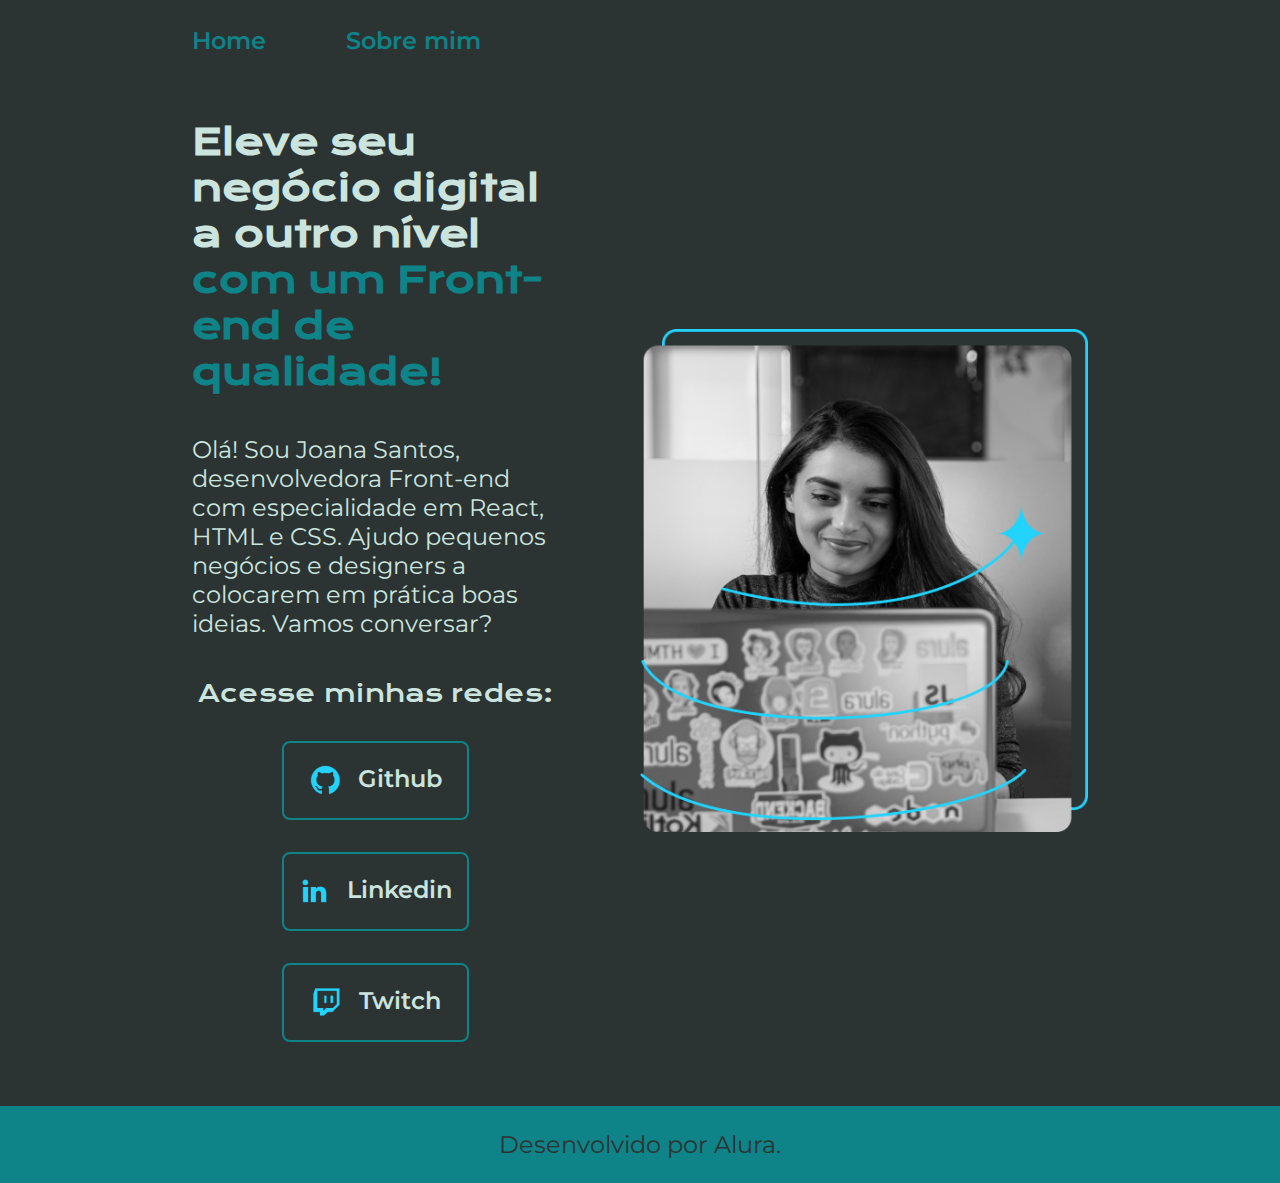
<file: index.html>
<!DOCTYPE html>
<html lang="pt-br">
<head>
    <meta charset="UTF-8">
    <meta http-equiv="X-UA-Compatible" content="IE=edge">
    <meta name="viewport" content="width=device-width, initial-scale=1.0">
    <link rel="stylesheet" href="./css/style.css"/>
    <title>Basic html and css</title>
</head>
<body>
    <header class="cabecalho">
        <nav class="cabecalho__menu">
            <a class="cabecalho__menu__link" href="index.html">Home</a>
            <a class="cabecalho__menu__link" href="about.html">Sobre mim</a>
        </nav>
    </header>
    <main class="apresentacao">
        <section class="apresentacao__conteudo">
            <h1 class="apresentacao__conteudo__titulo">Eleve seu negócio digital a outro nível<strong class="destaque" > com um Front-end de qualidade!</strong></h1>
            <p class="apresentacao__conteudo__paragrafo">Olá! Sou Joana Santos, desenvolvedora Front-end com especialidade em React, HTML e CSS. Ajudo pequenos negócios e designers a colocarem em prática boas ideias. Vamos conversar?</p>
            <div class="apresentacao__links">
                <h2 class="apresentacao__links__subtitulo">Acesse minhas redes:</h2>
                <a class="apresentacao__links__navegacao" href="https://github.com/502" target=”_blank”>
                    <img src="./assets/github.png">
                    Github
                </a>
                <a class="apresentacao__links__navegacao" href="https://www.linkedin.com/404/" target=”_blank”>
                    <img src="./assets/linkedin.png">
                    Linkedin
                </a>
                <a class="apresentacao__links__navegacao" href="https://www.twitch.tv/squillakilla" target=”_blank”>
                    <img src="./assets/twitch.png">
                    Twitch
                </a>
                
            </div>
        </section>     
        <img class="apresentacao__imagem" src="./assets/Img.png" alt="foto joana programando">       
    </main>
    <footer>
        <p class="rodape">Desenvolvido por Alura.</p>
    </footer>
</body>
</html>
</file>
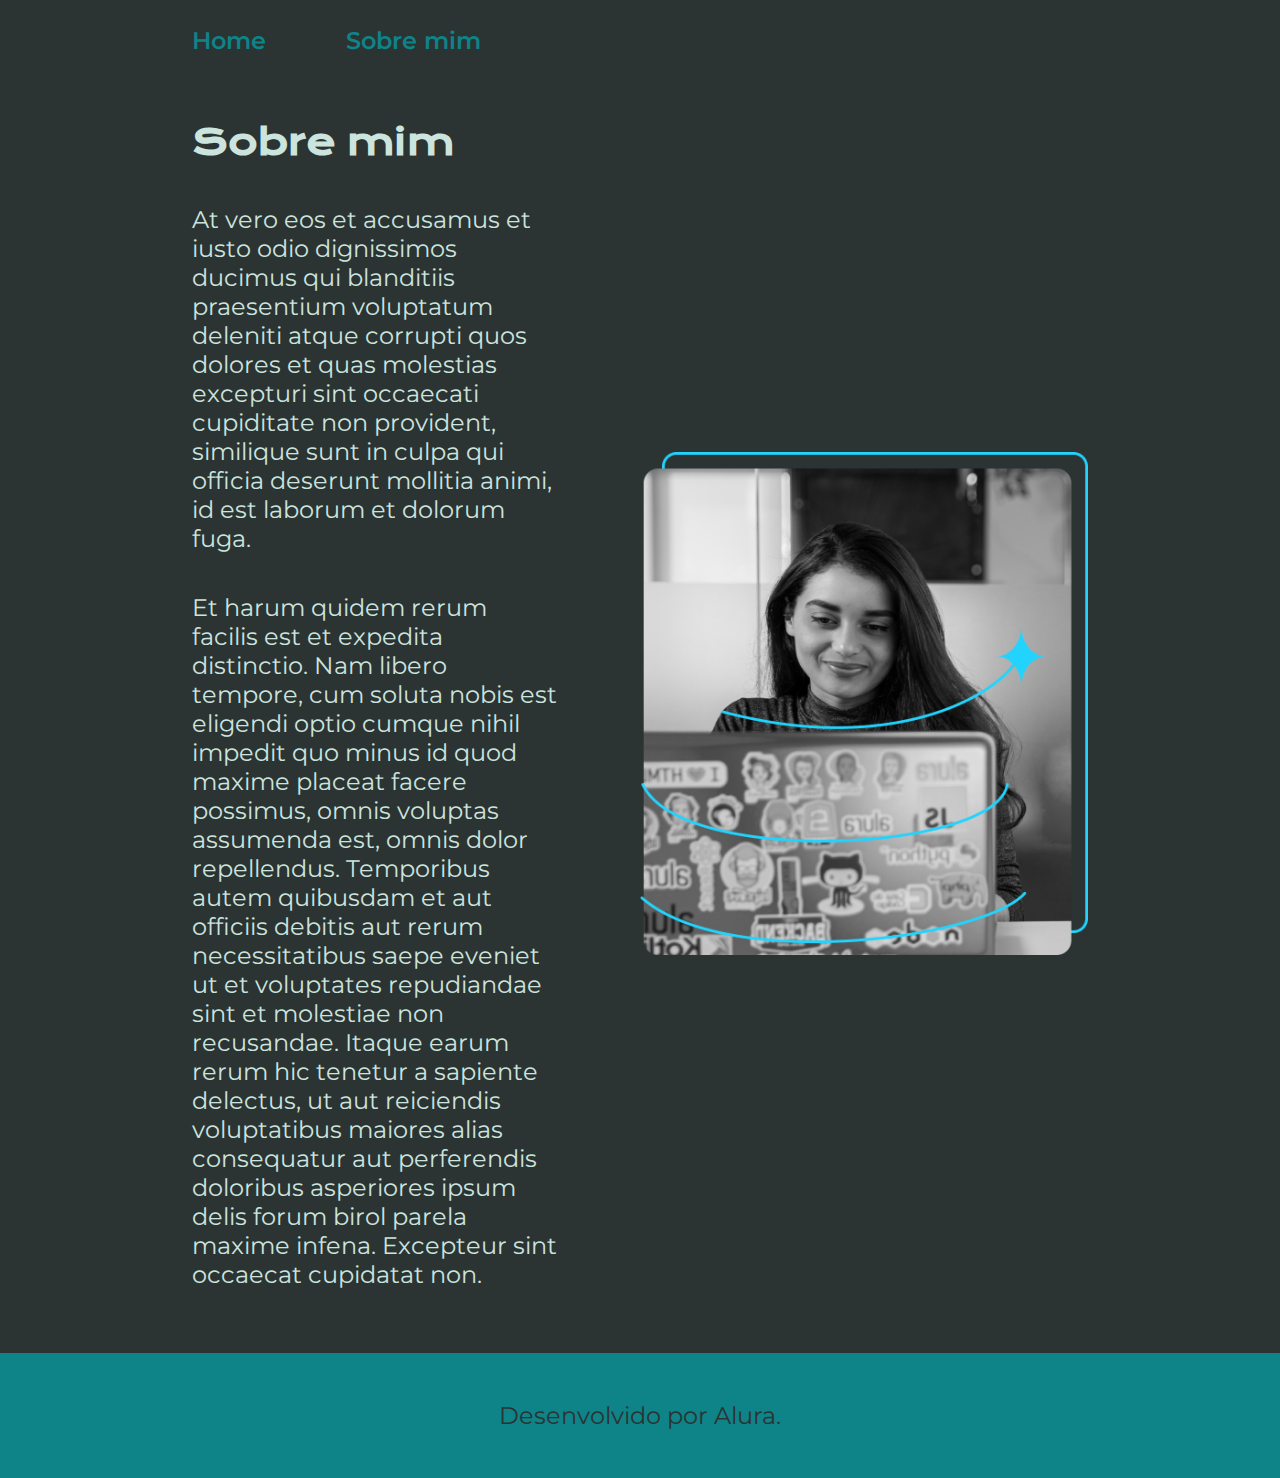
<file: about.html>
<!DOCTYPE html>
<html lang="pt-br">
<head>
    <meta charset="UTF-8">
    <meta http-equiv="X-UA-Compatible" content="IE=edge">
    <meta name="viewport" content="width=device-width, initial-scale=1.0">
    <link rel="stylesheet" href="./css/style.css"/>
    <title>Sobre mim</title>
    
</head>
<body>
    <header class="cabecalho">
        <nav class="cabecalho__menu">
            <a class="cabecalho__menu__link" href="index.html">Home</a>
            <a class="cabecalho__menu__link" href="about.html">Sobre mim</a>
        </nav>
    </header>
    <main class="apresentacao">
        <section class="apresentacao__conteudo">
            <h1 class="apresentacao__conteudo__titulo">Sobre mim</h1>
            <p class="apresentacao__conteudo__paragrafo">At vero eos et accusamus et iusto odio dignissimos ducimus qui blanditiis praesentium voluptatum deleniti atque corrupti quos dolores et quas molestias excepturi sint occaecati cupiditate non provident, similique sunt in culpa qui officia deserunt mollitia animi, id est laborum et dolorum fuga.</p>
            <p class="apresentacao__conteudo__paragrafo">Et harum quidem rerum facilis est et expedita distinctio. Nam libero tempore, cum soluta nobis est eligendi optio cumque nihil impedit quo minus id quod maxime placeat facere possimus, omnis voluptas assumenda est, omnis dolor repellendus. Temporibus autem quibusdam et aut officiis debitis aut rerum necessitatibus saepe eveniet ut et voluptates repudiandae sint et molestiae non recusandae. Itaque earum rerum hic tenetur a sapiente delectus, ut aut reiciendis voluptatibus maiores alias consequatur aut perferendis doloribus asperiores ipsum delis forum birol parela maxime infena. Excepteur sint occaecat cupidatat non.
            </p>

        </section>
        <img class="apresentacao__imagem" src="./assets/Img.png" alt="foto da joana santos programando">
    </main>
    <footer class="rodape">
        <p class="rodape">Desenvolvido por Alura.</p>
    </footer>
</body>
</html>
</file>
<file: css/style.css>
@import url('https://fonts.googleapis.com/css2?family=Krona+One&family=Montserrat:wght@400;600&display=swap');
        :root{
            --primary-color:    #2C3333;              
            --secondary-color:  #CBE4DE;
            --tertiary-color:   #0E8388; 
            --default-hover:    #2E4F4F;
            --default-font:     'Krona One', sans-serif;   
            --second-font:      'Montserrat', sans-serif;
        }
        *{
            margin: 0;
            padding: 0;                             
        }
        body {                        
            box-sizing: border-box;                  
            background-color: var(--primary-color);  
            color: var(--secondary-color);             
        }
        .cabecalho{ 
            padding: 2% 0% 0% 15% ;                 
        }
        .cabecalho__menu {
            display: flex;                          
            gap: 80px;
        }
        .cabecalho__menu__link {
            font-family: var(--second-font);         
            font-weight: 600;                       
            font-size: 1.5rem;                       
            color: var(--tertiary-color);             
            text-decoration: none;                  
        }
        .apresentacao {                      
            padding: 5% 15%;                        
            display: flex;                          
            align-items: center;                    
            justify-content: space-between;
            gap: 82px;
            
        }
        .apresentacao__conteudo {
            width: 50%;                           
            display: flex;                          
            flex-direction: column;                 
            gap: 40px;                              
        }
        .apresentacao__conteudo__titulo {
            font-size: 2.25rem;                        
            font-family: var(--default-font)        
           
        }
        .destaque{
            color: var(--tertiary-color);             
        }
        .apresentacao__conteudo__paragrafo {
            font-size: 1.5rem;                        
            font-family: var(--second-font);         
        }
        .apresentacao__links{
            display: flex;                          
            justify-content: space-between;         
            flex-direction: column;               
            align-items: center;                          
            gap: 32px;                              
        }
        .apresentacao__links__subtitulo {
            font-family: var(--default-font);      
            font-weight: 400;                       
            font-size: 1.5rem;                      
        }
        .apresentacao__links__navegacao{
         
            display: flex;                          
            justify-content: center;              
            width: 50%;                          
            text-align: center;                 
            border-radius: 8px;                    
            font-size: 1.5rem;                       
            font-weight: 600;                       
            padding: 21.5px 0;                     
            text-decoration: none;                  
            color: var(--secondary-color);            
            font-family: var(--second-font);  
            border: 2px solid var(--tertiary-color);  
            gap: 16px;                              
        }
        .apresentacao__links__navegacao:hover {
            background-color: var(--default-hover);
        }
        .apresentacao__imagem {
            width: 50%;
        }
        .rodape {
            font-family: var(--second-font);        
            font-weight: 400;                       
            font-size: 1.5rem;                        
            padding: 24px;                          
            color: var(--primary-color);            
            background-color: var(--tertiary-color);  
            text-align: center;                     
        }
        @media (max-width: 1200px){ 
            .cabecalho{
                padding: 10%;
            }
            .cabecalho__menu{
                justify-content: center;
            }
            .apresentacao {
               flex-direction: column-reverse; 
               padding: 5%;       
            }
            .apresentacao__conteudo{
                width: fit-content;
            }                                         
        }
</file>
